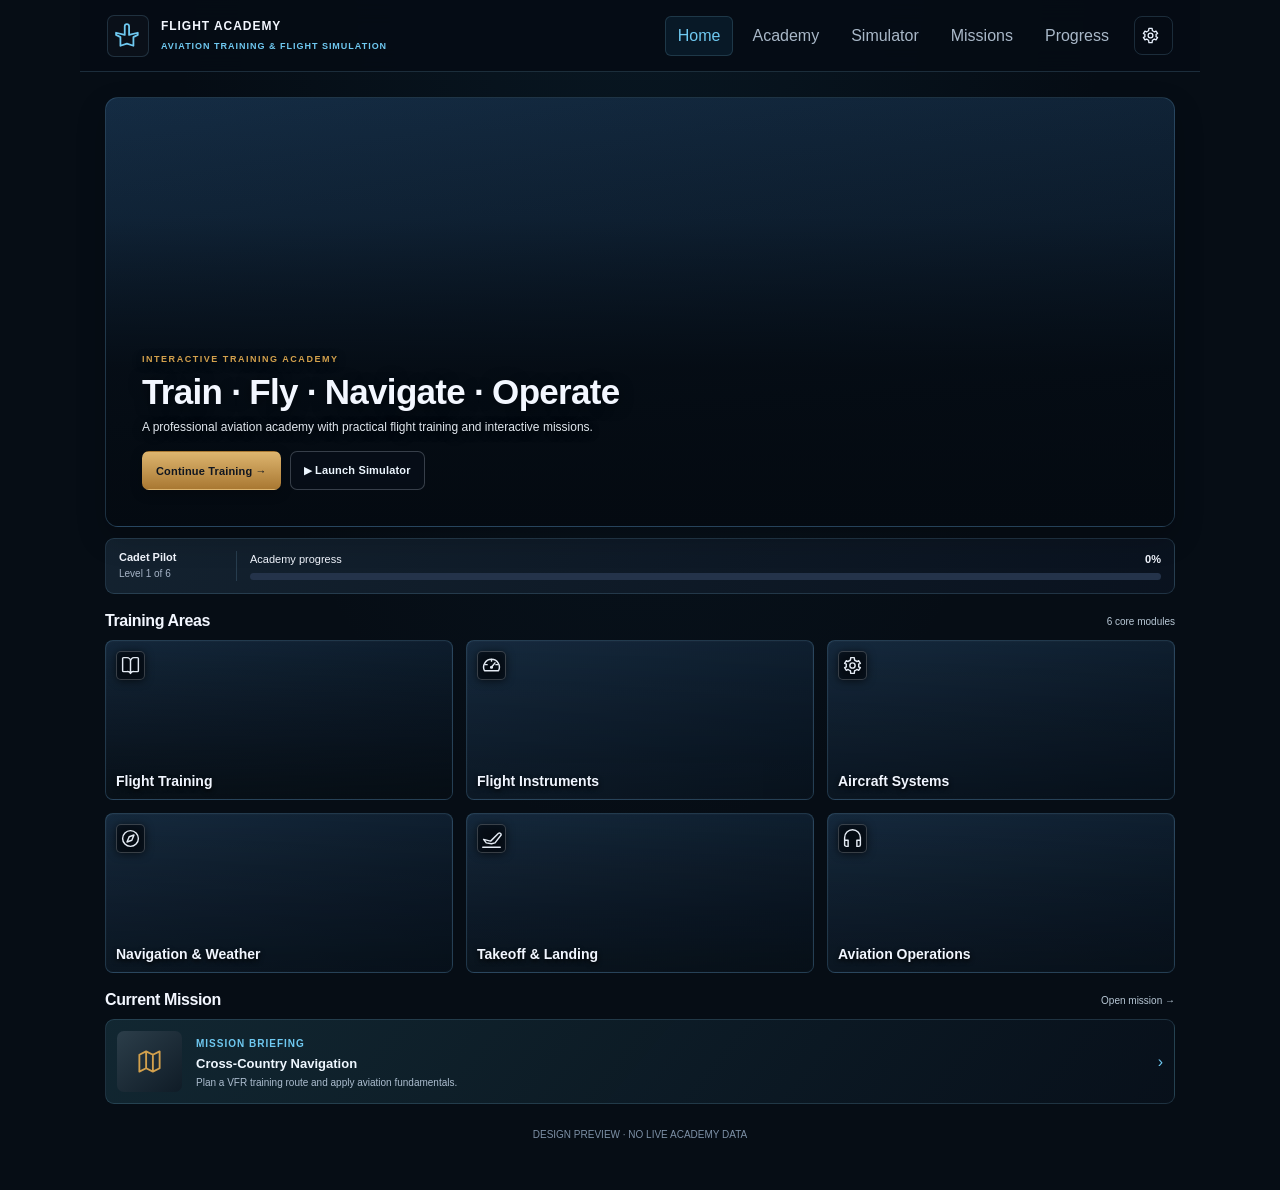
<file: flight/index.html>
<!doctype html>
<html lang="en"><head>
<meta charset="utf-8"><meta name="viewport" content="width=device-width,initial-scale=1,viewport-fit=cover">
<meta name="theme-color" content="#07182b">
<meta name="description" content="Flight Academy Simulator mobile-first interactive training and simulator design preview.">
<meta name="apple-mobile-web-app-capable" content="yes">
<meta name="apple-mobile-web-app-status-bar-style" content="black-translucent">
<title>Flight Academy | 3D Flight Training V7</title>
<link rel="stylesheet" href="../shared/style.css?v=4">
<link rel="stylesheet" href="../shared/learning.css?v=3">
<link rel="stylesheet" href="../shared/applied-batch4.css?v=1">
<link rel="stylesheet" href="../shared/textbook-reader-v1.css?v=3">
<link rel="stylesheet" href="../shared/questions-tab-v1.css?v=1">
<link rel="stylesheet" href="./simulator-flight-v7.css">
<script src="../shared/app.js?v=5" defer></script>
<script src="../shared/deep-chapters.js?v=1" defer></script>
<script src="../shared/learning.js?v=5" defer></script>
<script src="../shared/course-units-v3.js?v=2" defer></script>
<script src="../shared/course-ui-v3.js?v=3" defer></script>
<script src="../shared/applied-batch4-data.js?v=2" defer></script>
<script src="../shared/applied-batch4-ui.js?v=1" defer></script>
<script src="../shared/textbook-units-v1.js?v=22" defer></script>
<script src="../shared/textbook-reader-v1.js?v=4" defer></script>
<script src="https://cdn.babylonjs.com/babylon.js" defer></script>
<script src="./simulator-flight-v7.js" defer></script>
<script src="./scene3d-flight-v7.js" defer></script>
<script src="../shared/questions-tab-v1.js?v=2" defer></script>
</head><body data-academy="flight"><div id="app"></div><noscript>JavaScript is required to view this interactive design preview.</noscript></body></html>
</file>
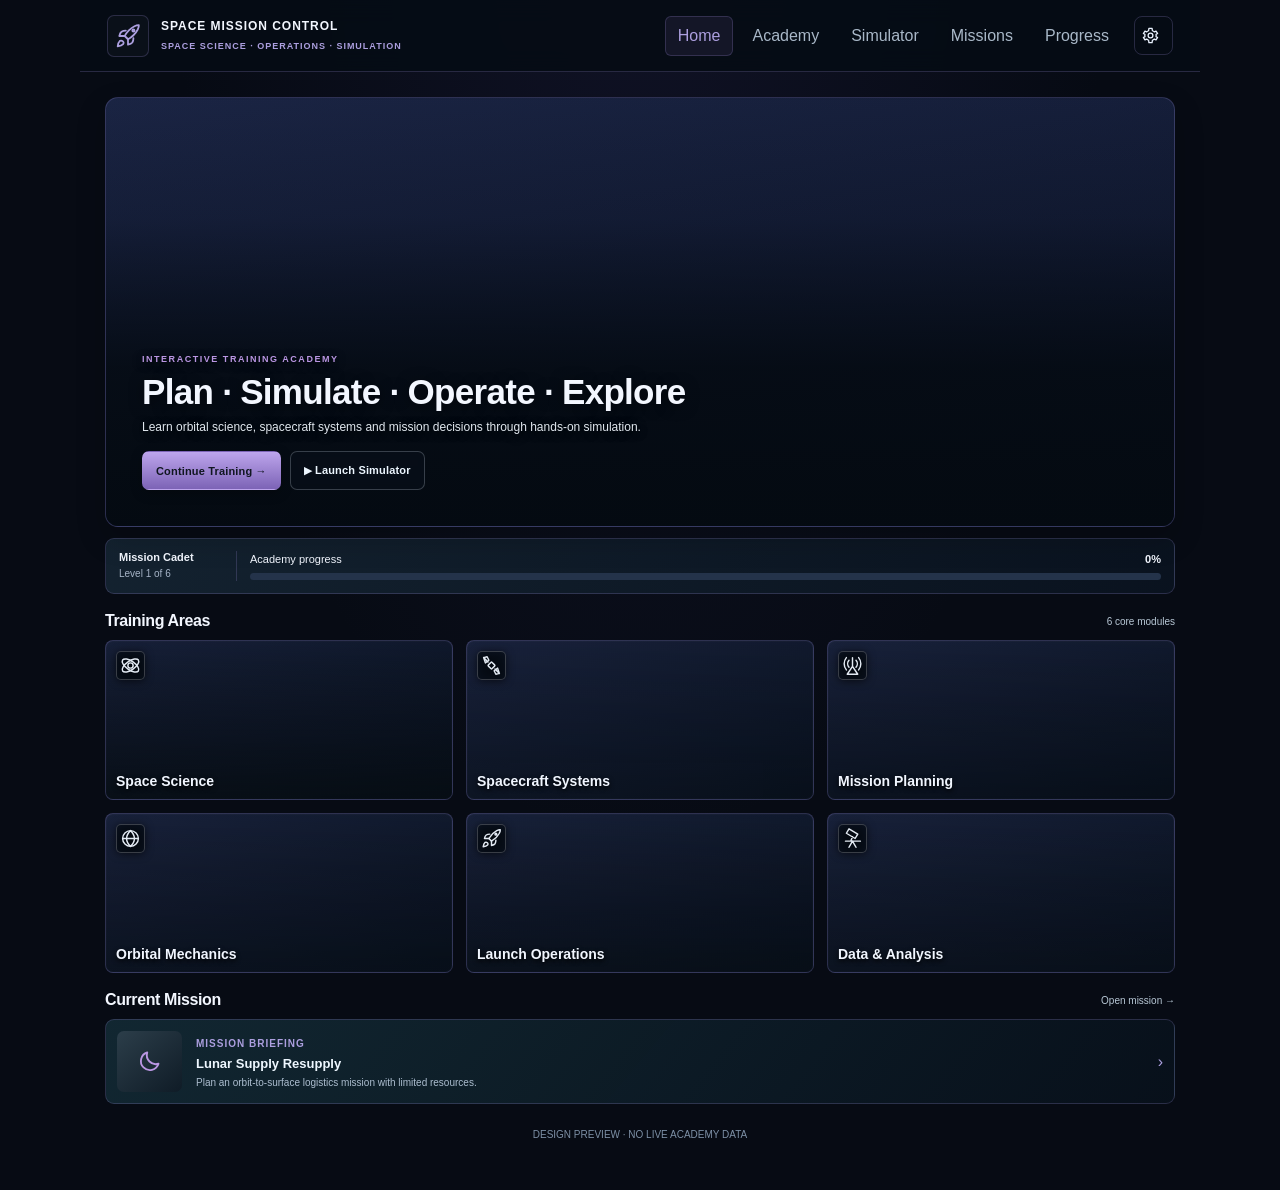
<file: space/index.html>
<!doctype html>
<html lang="en"><head>
<meta charset="utf-8"><meta name="viewport" content="width=device-width,initial-scale=1,viewport-fit=cover">
<meta name="theme-color" content="#100f2a">
<meta name="description" content="Space Mission Control Academy mobile-first interactive training and simulator design preview.">
<meta name="apple-mobile-web-app-capable" content="yes">
<meta name="apple-mobile-web-app-status-bar-style" content="black-translucent">
<title>Space Mission Control Academy | Design Preview</title>
<link rel="stylesheet" href="../shared/style.css?v=4">
<link rel="stylesheet" href="../shared/learning.css?v=3">
<link rel="stylesheet" href="../shared/applied-batch4.css?v=1">
<link rel="stylesheet" href="../shared/textbook-reader-v1.css?v=3">
<link rel="stylesheet" href="../shared/questions-tab-v1.css?v=1">
<script src="../shared/app.js?v=5" defer></script>
<script src="../shared/deep-chapters.js?v=1" defer></script>
<script src="../shared/learning.js?v=5" defer></script>
<script src="../shared/course-units-v3.js?v=2" defer></script>
<script src="../shared/course-ui-v3.js?v=3" defer></script>
<script src="../shared/applied-batch4-data.js?v=2" defer></script>
<script src="../shared/applied-batch4-ui.js?v=1" defer></script>
<script src="../shared/textbook-units-v1.js?v=22" defer></script>
<script src="../shared/textbook-reader-v1.js?v=4" defer></script>
<script src="../shared/questions-tab-v1.js?v=2" defer></script>
</head><body data-academy="space"><div id="app"></div><noscript>JavaScript is required to view this interactive design preview.</noscript></body></html>
</file>
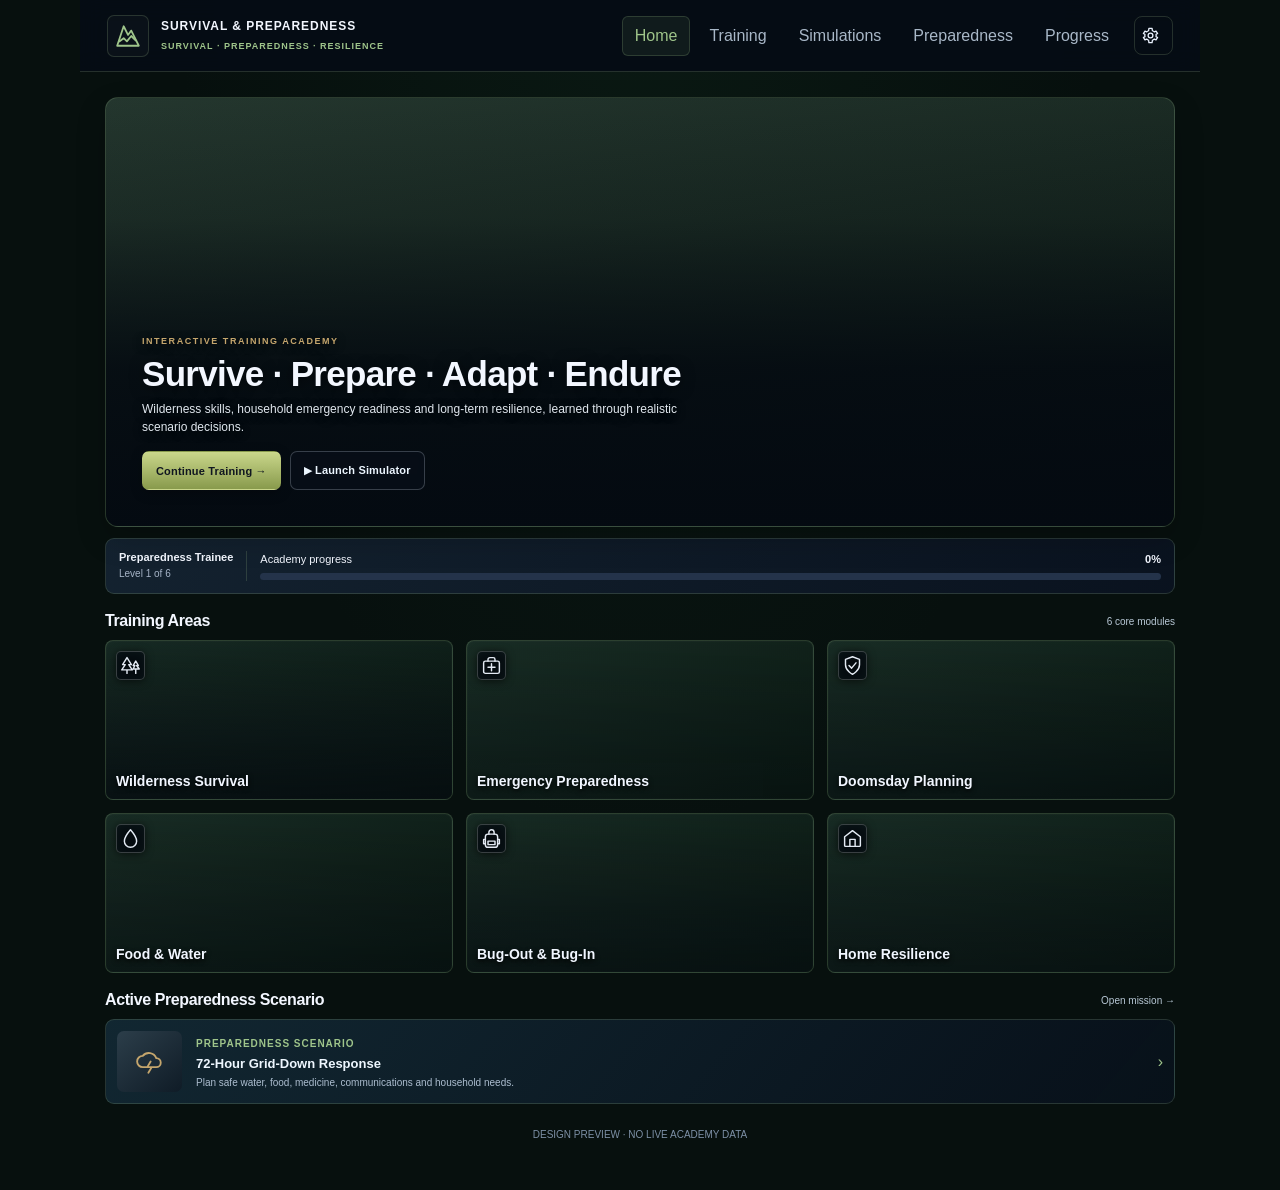
<file: survival/index.html>
<!doctype html>
<html lang="en"><head>
<meta charset="utf-8"><meta name="viewport" content="width=device-width,initial-scale=1,viewport-fit=cover">
<meta name="theme-color" content="#0b2016">
<meta name="description" content="Survival & Preparedness Academy mobile-first interactive training and simulator design preview.">
<meta name="apple-mobile-web-app-capable" content="yes">
<meta name="apple-mobile-web-app-status-bar-style" content="black-translucent">
<title>Survival & Preparedness Academy | Design Preview</title>
<link rel="stylesheet" href="../shared/style.css?v=4">
<link rel="stylesheet" href="../shared/learning.css?v=3">
<link rel="stylesheet" href="../shared/applied-batch4.css?v=1">
<link rel="stylesheet" href="../shared/textbook-reader-v1.css?v=3">
<link rel="stylesheet" href="../shared/questions-tab-v1.css?v=1">
<link rel="stylesheet" href="./specialization.css?v=1">
<link rel="stylesheet" href="./planning-worksheets-v1.css?v=1">
<script src="../shared/app.js?v=5" defer></script>
<script src="../shared/deep-chapters.js?v=1" defer></script>
<script src="../shared/learning.js?v=5" defer></script>
<script src="../shared/course-units-v3.js?v=2" defer></script>
<script src="../shared/course-ui-v3.js?v=3" defer></script>
<script src="../shared/applied-batch4-data.js?v=2" defer></script>
<script src="../shared/applied-batch4-ui.js?v=1" defer></script>
<script src="../shared/textbook-units-v1.js?v=24" defer></script>
<script src="../shared/textbook-reader-v1.js?v=4" defer></script>
<script src="./specialization-data.js?v=1" defer></script>
<script src="./specialization-ui.js?v=1" defer></script>
<script src="./applied-courses-v2.js?v=1" defer></script>
<script src="./applied-ui-v2.js?v=1" defer></script>
<script src="../shared/questions-tab-v1.js?v=2" defer></script>
<script src="./planning-worksheets-v1.js?v=1" defer></script>
</head><body data-academy="survival"><div id="app"></div><noscript>JavaScript is required to view this interactive design preview.</noscript></body></html>
</file>
<file: shared/style.css>
:root{color-scheme:dark;font-family:Inter,-apple-system,BlinkMacSystemFont,"Segoe UI",sans-serif;background:#07101b;color:#f3f7ff;font-synthesis:none}*{box-sizing:border-box}body{margin:0}button{font:inherit;cursor:pointer}button:focus-visible,a:focus-visible{outline:2px solid #fff;outline-offset:3px}a{color:inherit}.app{--accent:#39bdff;--glow:rgba(57,189,255,.23);--edge:rgba(80,178,255,.24);--hero:linear-gradient(145deg,#0c2d48,#0a1526 65%,#050b15);min-height:100dvh;background:radial-gradient(ellipse at 50% -20%,var(--glow),transparent 55%),#07101b;padding-bottom:94px}.app.survival{--accent:#a6ee67;--glow:rgba(118,197,65,.22);--edge:rgba(137,218,112,.23);--hero:linear-gradient(135deg,#18382b,#0d241b 63%,#07120f)}.app.space{--accent:#bd87ff;--glow:rgba(147,75,238,.24);--edge:rgba(186,133,255,.27);--hero:linear-gradient(140deg,#1e1943,#0e1837 66%,#080c1d)}.layout{max-width:1120px;margin:auto}.top{height:76px;padding:13px 17px;display:flex;align-items:center;gap:12px;border-bottom:1px solid var(--edge);background:rgba(2,9,18,.54);backdrop-filter:blur(12px)}.brandmark{width:45px;height:45px;display:grid;place-items:center;border:1px solid var(--edge);border-radius:15px;background:var(--glow);font-size:26px}.brand{flex:1;min-width:0}.brand b{display:block;font-size:14px;letter-spacing:.07em}.brand small{font-size:10px;color:var(--accent);font-weight:700;letter-spacing:.12em}.round{height:39px;width:39px;border-radius:13px;border:1px solid var(--edge);background:#102032;color:#eaf2ff}.body{padding:16px 15px 22px}.hero{position:relative;overflow:hidden;padding:24px 20px 20px;border:1px solid var(--edge);background:var(--hero);border-radius:22px;box-shadow:0 14px 40px rgba(0,0,0,.18)}.hero:after{content:"";position:absolute;width:210px;height:210px;right:-50px;top:-35px;border-radius:50%;border:1px solid var(--edge);box-shadow:0 0 0 27px rgba(255,255,255,.018),0 0 0 60px rgba(255,255,255,.018);pointer-events:none}.hero-visual{position:absolute;right:12px;top:18px;font-size:90px;filter:drop-shadow(0 12px 26px var(--glow));opacity:.85}.eyebrow{text-transform:uppercase;letter-spacing:.16em;color:var(--accent);font-size:10px;font-weight:800}.hero h1{font-size:clamp(25px,5.8vw,37px);line-height:1.09;max-width:300px;margin:12px 0}.hero p{line-height:1.55;color:#c3d0e0;font-size:13px;max-width:330px;margin:0 0 18px}.hero .actions{display:flex;gap:9px;flex-wrap:wrap;position:relative;z-index:1}.btn{border-radius:11px;border:1px solid var(--edge);padding:11px 14px;color:#ecf6ff;background:#182438;font-size:12px;font-weight:750}.btn.primary{color:#07101b;background:var(--accent);border-color:transparent;box-shadow:0 5px 25px var(--glow)}.progress-card{margin:13px 0 21px;border:1px solid var(--edge);border-radius:15px;background:#0f1b2c;padding:13px 14px;display:flex;align-items:center;gap:13px}.rank{padding-right:13px;border-right:1px solid var(--edge);min-width:118px}.rank strong{font-size:12px;display:block}.rank small{font-size:10px;color:#a6b4c7}.meterbox{flex:1;min-width:0}.meterbox .line{display:flex;align-items:center;justify-content:space-between;font-size:11px;margin-bottom:8px}.meter{height:7px;background:#24334a;border-radius:20px;overflow:hidden}.meter i{display:block;width:var(--pct);height:100%;background:linear-gradient(90deg,var(--accent),#e1f2ff);border-radius:20px}.section-heading{display:flex;align-items:center;justify-content:space-between;gap:10px;margin:20px 0 11px}.section-heading h2{font-size:16px;margin:0}.section-heading span{font-size:11px;color:var(--accent)}.tiles{display:grid;grid-template-columns:repeat(3,minmax(0,1fr));gap:9px}.tile{display:flex;min-height:119px;flex-direction:column;align-items:flex-start;justify-content:space-between;gap:8px;text-align:left;border:1px solid var(--edge);background:linear-gradient(160deg,#16263b,#0b1727);border-radius:15px;padding:12px;color:#f1f6ff}.tile .emoji{font-size:26px}.tile b{font-size:11px;line-height:1.3}.tile small{font-size:10px;color:#97a9bb}.feature{display:flex;gap:14px;width:100%;text-align:left;border-radius:15px;background:linear-gradient(135deg,var(--glow),rgba(13,25,42,.95));border:1px solid var(--edge);padding:15px;color:#eef7ff;align-items:center}.feature .big{width:64px;min-width:64px;height:66px;display:grid;place-items:center;border-radius:12px;background:#07101b;font-size:32px}.feature small{color:var(--accent);font-weight:800;font-size:10px;text-transform:uppercase;letter-spacing:.1em}.feature b{display:block;margin:5px 0;font-size:14px}.feature p{font-size:11px;line-height:1.4;color:#adbed0;margin:0}.feature .arrow{margin-left:auto;color:var(--accent)}.nav{position:fixed;left:0;right:0;bottom:0;z-index:20;background:rgba(6,14,25,.96);border-top:1px solid var(--edge);backdrop-filter:blur(18px);padding:8px max(8px,env(safe-area-inset-right)) max(10px,env(safe-area-inset-bottom));display:flex;justify-content:center}.nav-inner{display:grid;grid-template-columns:repeat(5,1fr);width:100%;max-width:640px;gap:3px}.nav button{border:0;color:#9dacbf;background:none;border-radius:11px;padding:8px 2px;display:flex;flex-direction:column;align-items:center;gap:5px;font-size:10px}.nav button .ico{font-size:20px}.nav button.active{background:var(--glow);color:var(--accent);font-weight:800}.page{display:none}.page.active{display:block}.page-title{margin:6px 0 8px;font-size:25px;letter-spacing:-.035em}.sub{margin:0 0 20px;color:#a6b7ca;font-size:13px;line-height:1.6}.list{display:grid;gap:10px}.lesson{display:flex;align-items:center;gap:12px;width:100%;padding:13px;border-radius:13px;border:1px solid var(--edge);background:#101e30;text-align:left;color:#edf4ff}.lesson .badge-icon{font-size:25px;width:48px;height:48px;display:grid;place-items:center;border-radius:12px;background:var(--glow)}.lesson strong{font-size:13px}.lesson p{color:#a8b5c8;font-size:11px;margin:5px 0 0}.lesson .right{margin-left:auto;color:var(--accent)}.sim-stage{border:1px solid var(--edge);padding:19px;background:var(--hero);border-radius:18px;min-height:270px;position:relative;overflow:hidden}.sim-art{font-size:88px;text-align:center;margin:10px 0 0;filter:drop-shadow(0 8px 24px var(--glow))}.sim-readouts{display:grid;grid-template-columns:repeat(3,1fr);gap:7px;margin-top:14px}.readout{border:1px solid var(--edge);background:#0c1728;padding:10px 5px;text-align:center;border-radius:10px}.readout small{display:block;color:#a2b2c5;font-size:9px;margin-bottom:4px}.readout b{font-size:12px;color:var(--accent)}.control-panel{border:1px solid var(--edge);border-radius:15px;margin-top:12px;padding:14px;background:#0f1b2d}.control-panel p{font-size:13px;color:#bfd0df;line-height:1.6}.choices{display:grid;gap:8px}.choice{width:100%;border:1px solid var(--edge);background:#18263a;color:#eaf3ff;text-align:left;padding:13px;border-radius:11px;font-size:12px}.choice.selected{border-color:var(--accent);background:var(--glow)}.result{font-size:12px;line-height:1.5;border-left:3px solid var(--accent);padding:10px 12px;background:var(--glow);margin-top:12px;border-radius:4px}.note{color:#a6b7c8;font-size:11px;line-height:1.5}.stats{display:grid;grid-template-columns:1fr 1fr;gap:10px}.stat{background:#122137;border:1px solid var(--edge);padding:19px;border-radius:14px}.stat b{font-size:23px;color:var(--accent)}.stat p{font-size:11px;color:#acbbcb}.footer{text-align:center;margin:25px 0;color:#7d90a6;font-size:10px}.desktop-topnav{display:none}@media(min-width:700px){.top{padding:14px 27px}.body{padding:25px}.hero{padding:40px}.hero-visual{font-size:145px;right:50px;top:32px}.hero h1{max-width:550px}.hero p{max-width:530px;font-size:15px}.tiles{grid-template-columns:repeat(3,1fr);gap:13px}.tile{min-height:145px}.tile b{font-size:14px}.feature p{font-size:13px}.desktop-topnav{display:flex;gap:6px}.desktop-topnav button{border:1px solid transparent;background:transparent;padding:10px 12px;border-radius:10px;color:#a9b8c8}.desktop-topnav button.active{border-color:var(--edge);color:var(--accent);background:var(--glow)}.nav{display:none}.app{padding-bottom:0}.home-grid{display:grid;grid-template-columns:1fr 1fr;gap:17px}.home-grid>.section-heading{grid-column:1/-1;margin-bottom:0}.home-grid .tiles{grid-column:1/-1}.sim-stage{min-height:400px}.sim-art{font-size:135px}}@media(prefers-reduced-motion:no-preference){button{transition:background .18s,border-color .18s,transform .18s}button:active{transform:scale(.985)}}

/* Professional realism design pass — dark technical training surfaces. */
:root{font-family:-apple-system,BlinkMacSystemFont,"Segoe UI",Inter,Arial,sans-serif}
.app{--photo:url("https://images.unsplash.com/photo-1436491865332-7a61a109cc05?w=1400&q=82&fit=crop");--photo2:url("https://images.unsplash.com/photo-1473448912268-2022ce9509d8?w=850&q=78&fit=crop");--gold:#d3a14d;--accent:#6fc9f1;--glow:rgba(33,115,164,.13);--edge:rgba(112,166,197,.22);background:radial-gradient(ellipse at 50% -10%,rgba(22,68,93,.2),transparent 52%),#060d15}
.app.survival{--photo:url("https://images.unsplash.com/photo-1478131143081-80f7f84ca84d?w=1400&q=82&fit=crop");--photo2:url("https://images.unsplash.com/photo-1448375240586-882707db888b?w=850&q=78&fit=crop");--accent:#9fc58b;--gold:#c5a66d;--glow:rgba(80,118,77,.15);--edge:rgba(130,160,119,.25);background:radial-gradient(ellipse at 50% -10%,rgba(31,79,50,.16),transparent 52%),#07100e}
.app.space{--photo:url("https://images.unsplash.com/photo-1446776811953-b23d57bd21aa?w=1400&q=82&fit=crop");--photo2:url("https://images.unsplash.com/photo-1451187580459-43490279c0fa?w=850&q=78&fit=crop");--accent:#ac9fdf;--gold:#ba96e3;--glow:rgba(98,76,137,.16);--edge:rgba(138,127,197,.26);background:radial-gradient(ellipse at 50% -10%,rgba(48,43,97,.24),transparent 52%),#070b14}
.top{background:rgba(6,12,21,.93);border-bottom:1px solid var(--edge);height:72px}
.brandmark{border-radius:7px;width:42px;height:42px;background:rgba(255,255,255,.025);color:var(--accent);box-shadow:none}
.brandmark svg{height:26px;width:26px}
.brand b{font-size:12px;letter-spacing:.08em;font-weight:850;line-height:1.35}
.brand small{font-size:9px;letter-spacing:.11em}
.round{border-radius:8px;background:transparent}
.round svg{height:19px;width:19px}
.hero{border-radius:13px;min-height:370px;padding:0 17px 18px;display:flex;flex-direction:column;justify-content:flex-end;isolation:isolate;background:#111b29;box-shadow:0 12px 30px rgba(0,0,0,.2)}
.hero:before{content:"";z-index:-1;position:absolute;inset:0;background-image:linear-gradient(180deg,rgba(4,10,17,.04) 0%,rgba(4,10,17,.15) 30%,rgba(4,10,17,.87) 65%,rgba(4,10,17,.98) 100%),var(--photo);background-size:cover;background-position:center}
.hero:after{display:none}
.hero .eyebrow{font-size:9px;letter-spacing:.17em;color:var(--gold);text-shadow:0 2px 10px #000}
.hero h1{max-width:100%;font-size:clamp(23px,5.7vw,35px);letter-spacing:-.02em;line-height:1.12;margin:8px 0 7px;text-shadow:0 2px 14px rgba(0,0,0,.5)}
.hero p{font-size:12px;line-height:1.5;color:#e0e7ee;max-width:440px;margin:0 0 15px;text-shadow:0 2px 10px #000}
.btn{border-radius:7px;padding:12px 13px;letter-spacing:.015em;font-size:11px;border-color:rgba(200,213,227,.25);background:rgba(8,15,25,.78);backdrop-filter:blur(4px)}
.btn.primary{background:linear-gradient(180deg,#ddb56f,#a97832);color:#101620;box-shadow:0 3px 12px rgba(0,0,0,.25);font-weight:850}
.space .btn.primary{background:linear-gradient(180deg,#bda5ec,#7c63b6)}
.survival .btn.primary{background:linear-gradient(180deg,#cad78b,#889a4c)}
.progress-card{border-radius:9px;padding:12px 13px;background:linear-gradient(120deg,rgba(20,35,49,.97),rgba(10,19,32,.96));margin:11px 0 18px}
.rank strong{font-size:11px}.rank small{font-size:10px}
.section-heading{margin:18px 0 10px}.section-heading h2{font-size:16px;letter-spacing:-.025em}.section-heading span{font-size:10px;color:#b8c8d6}
.tile{position:relative;overflow:hidden;isolation:isolate;min-height:126px;border-radius:8px;padding:10px 10px 9px;justify-content:space-between;background:linear-gradient(180deg,#122335,#0b1826);box-shadow:inset 0 0 0 1px rgba(255,255,255,.02)}
.tile:before{content:"";position:absolute;inset:0;z-index:-1;background-image:linear-gradient(180deg,rgba(6,16,26,.20),rgba(6,16,26,.85)),var(--photo2);background-size:cover;background-position:center;opacity:.65}
.tile:nth-child(2):before{background-position:15% 40%;opacity:.46}.tile:nth-child(3):before{background-position:85% 40%;opacity:.59}.tile:nth-child(4):before{background-position:40% 80%;opacity:.57}.tile:nth-child(5):before{background-position:75% 70%;opacity:.7}.tile:nth-child(6):before{background-position:5% 90%;opacity:.6}
.tile .emoji{height:25px;width:25px;color:#d7e1e8;display:block;filter:drop-shadow(0 1px 4px #000)}
.tile .emoji svg{height:24px;width:24px}
.tile b{font-size:11px;line-height:1.23;text-shadow:0 2px 5px #000}
.tile:hover{border-color:var(--accent)}
.feature{border-radius:9px;background:linear-gradient(130deg,rgba(18,40,51,.97),rgba(8,17,27,.94));padding:11px}
.feature .big{border-radius:7px;background:linear-gradient(140deg,rgba(45,63,75,.95),rgba(15,27,38,.94));height:61px;width:65px;min-width:65px;color:var(--gold)}
.feature .big svg{height:27px;width:27px}
.feature b{font-size:13px}.feature p{font-size:10px}
.nav{background:rgba(4,11,18,.98);border-top:1px solid rgba(130,153,169,.22);padding-top:7px}
.nav button{border-radius:7px;font-size:10px;padding:8px 2px}
.nav button .ico{height:22px;width:22px;display:grid;place-items:center}
.nav button .ico svg{height:19px;width:19px}
.nav button.active{background:linear-gradient(160deg,rgba(126,153,172,.14),rgba(18,30,43,.9));color:#f7f3e8;border:1px solid var(--edge)}
.page-title{letter-spacing:-.035em}
.lesson{border-radius:8px;background:linear-gradient(120deg,#122233,#0c1826)}
.lesson .badge-icon{border-radius:7px;background:rgba(255,255,255,.04);color:var(--accent)}
.lesson .badge-icon svg{height:23px;width:23px}
.sim-stage{border-radius:9px;background:linear-gradient(180deg,rgba(10,20,33,.48),rgba(6,13,23,.94)),var(--photo);background-size:cover;background-position:center}
.sim-art{height:140px;width:140px;margin:20px auto 15px;color:var(--accent);display:grid;place-items:center;background:rgba(6,14,24,.56);border:1px solid var(--edge);border-radius:50%;backdrop-filter:blur(4px)}
.sim-art svg{width:80px;height:80px}
.readout{border-radius:5px;background:rgba(8,18,28,.88)}
.readout b{font-variant-numeric:tabular-nums;font-family:ui-monospace,SFMono-Regular,Consolas,monospace}
.control-panel,.stat{border-radius:9px;background:#101c2a}
.choice{border-radius:6px}
@media(min-width:700px){.hero{min-height:430px;padding:36px}.hero h1{max-width:650px}.hero p{max-width:570px}.tiles{grid-template-columns:repeat(3,1fr)}.tile{min-height:160px}.tile b{font-size:14px}.sim-art{margin:60px auto}.desktop-topnav button.active{border-radius:6px}}


/* iPhone safe-area and image reliability refinements. */
@media(max-width:699px){
.app{padding-top:max(48px,env(safe-area-inset-top));}
.top{height:70px;padding-inline:15px;}
.hero{min-height:350px;}
.nav{padding-bottom:max(12px,env(safe-area-inset-bottom));}
}
.hero:before{background-image:linear-gradient(180deg,rgba(4,10,17,.03) 0%,rgba(4,10,17,.15) 28%,rgba(4,10,17,.85) 63%,rgba(4,10,17,.99) 100%),var(--hero-photo,var(--photo));}
.tile:before{background-image:linear-gradient(180deg,rgba(5,12,20,.16),rgba(5,12,20,.87)),var(--tile-photo,var(--photo2));opacity:.91;filter:saturate(.78);}
.sim-stage{background-image:linear-gradient(180deg,rgba(9,16,25,.40),rgba(5,12,21,.94)),var(--sim-photo,var(--photo));}
.tile .emoji{display:grid;place-items:center;width:29px;height:29px;background:rgba(4,11,20,.58);border:1px solid rgba(255,255,255,.20);border-radius:5px;color:#e3eaf3;z-index:1}
.tile .emoji svg{display:block;width:21px;height:21px;stroke:currentColor;fill:none;}
.brandmark svg,.round svg,.nav svg,.feature svg,.badge-icon svg,.sim-art svg{display:block;stroke:currentColor;fill:none;}
.nav .ico{display:grid;place-items:center;min-width:22px;min-height:22px;}
.nav .ico svg{min-width:19px;min-height:19px;}
.app.flight .hero{background:linear-gradient(170deg,#152d45,#06101b);}
.app.flight .tile{background:linear-gradient(155deg,#182d42,#091624);}
.app.survival .hero{background:linear-gradient(170deg,#25382f,#07120e);}
.app.survival .tile{background:linear-gradient(155deg,#1b3027,#0a1911);}
.app.space .hero{background:linear-gradient(170deg,#1b2545,#0a1124);}
.app.space .tile{background:linear-gradient(155deg,#1b243f,#0a1322);}
</file>
<file: shared/learning.css>
/* Shared course reader: mobile-first, academy branded */
.curriculum-summary{border:1px solid var(--edge);background:#122033;border-radius:9px;padding:15px;margin:12px 0 16px}
.curriculum-summary strong{font-size:12px;color:#e8f2f7}
.curriculum-progress{height:6px;background:#26384a;border-radius:4px;overflow:hidden;margin-top:10px}
.curriculum-progress i{display:block;background:var(--accent);height:100%;width:0;transition:width .25s}
.curriculum-list{display:grid;gap:10px}
.curriculum-module{width:100%;display:flex;align-items:center;text-align:left;gap:13px;padding:14px 12px;min-height:78px;background:linear-gradient(125deg,#17283a,#0b1928);border:1px solid var(--edge);border-radius:9px;color:#edf3f7}
.curriculum-module.complete{border-color:var(--accent)}
.curriculum-order{width:34px;height:34px;flex:0 0 34px;display:grid;place-items:center;font:800 12px ui-monospace,monospace;color:var(--accent);border:1px solid var(--edge);border-radius:7px;background:var(--glow)}
.curriculum-module-text{flex:1;min-width:0}
.curriculum-module-text strong{display:block;font-size:13px;line-height:1.4}
.curriculum-module-text small{display:block;font-size:10px;color:#a6b6c6;margin-top:4px}
.curriculum-state{flex-shrink:0;font-size:10px;color:var(--accent)}
.curriculum-reader{max-width:780px;margin:0 auto;background:linear-gradient(160deg,#111f2f,#091420);border:1px solid var(--edge);padding:18px;border-radius:11px}
.curriculum-reader[hidden],.curriculum-list[hidden],.curriculum-feedback[hidden]{display:none!important}
.curriculum-back{border:1px solid var(--edge);background:#14283a;color:#e4eff7;padding:9px 12px;border-radius:5px;font-size:11px;margin-bottom:15px}
.curriculum-reader h2{font-size:25px;line-height:1.22;letter-spacing:-.035em;margin:10px 0 20px}
.curriculum-reader h3{font-size:15px;margin:24px 0 8px;color:#f1f4f8}
.curriculum-reader p{line-height:1.75;font-size:14px;color:#cbd8e2;margin:0 0 13px}
.curriculum-options{display:grid;gap:8px;margin-top:12px}
.curriculum-option{width:100%;padding:13px;text-align:left;border:1px solid var(--edge);border-radius:7px;background:#152537;color:#e7f0f6;font-size:12px;line-height:1.5}
.curriculum-option.selected{border-color:var(--accent);background:var(--glow)}
.curriculum-feedback{border-left:3px solid var(--accent);background:var(--glow);padding:12px;font-size:12px;line-height:1.6;margin-top:13px}
.curriculum-done{display:block;width:100%;padding:13px;margin-top:15px;border:0;border-radius:7px;font-size:13px;font-weight:800;color:#07141e;background:var(--accent)}
.curriculum-done:disabled{opacity:.5;cursor:not-allowed}
.curriculum-reader .curriculum-note{font-size:10px;line-height:1.55;color:#91a5b5;margin-top:13px}
.learning-register{padding:16px;margin-top:20px;background:#102032;border:1px solid var(--edge);border-radius:9px}
.learning-register h2{font-size:17px;margin:0 0 9px}
.learning-register p{color:#b6c7d4;font-size:12px;line-height:1.5}
.learning-progress-row{padding:9px 0;border-top:1px solid var(--edge);font-size:12px;color:#d7e3ed}
.survival .curriculum-module,.survival .curriculum-reader,.survival .learning-register{background:linear-gradient(135deg,#172b23,#0c1917)}
.space .curriculum-module,.space .curriculum-reader,.space .learning-register{background:linear-gradient(135deg,#1b2340,#0d1423)}
@media(min-width:760px){.curriculum-list{grid-template-columns:1fr 1fr}.curriculum-reader{padding:30px}.curriculum-reader p{font-size:15px}}


/* Deep chapter, workbook and mastery assessment */
.curriculum-deep-title{margin:29px 0 14px!important;padding-top:20px;border-top:1px solid var(--edge);color:var(--accent);font-size:21px!important}
.curriculum-rubric{margin:0 0 17px;padding-left:22px;color:#ccd9e4;font-size:13px;line-height:1.7}
.curriculum-rubric li{padding:2px 0}
.curriculum-draft{display:block;width:100%;resize:vertical;min-height:145px;margin:14px 0;border:1px solid var(--edge);border-radius:8px;padding:13px;background:#0b1828;color:#eaf4fa;font:13px/1.6 inherit;box-sizing:border-box}
.curriculum-draft:focus-visible{outline:2px solid var(--accent);outline-offset:2px}
.curriculum-reader .curriculum-deep-title+h3{margin-top:19px}


/* V3 multi-lesson unit presentation & module examinations */
.curriculum-course-v3{border-top:1px solid var(--edge);margin-top:25px;padding-top:10px}
.curriculum-sublesson{padding:15px;margin:15px 0;background:rgba(13,29,43,.65);border:1px solid var(--edge);border-radius:9px}
.curriculum-sublesson h3{margin:8px 0 11px;font-size:18px}
.curriculum-sublesson h4{font-size:12px;margin:17px 0 8px;color:var(--accent)}
.curriculum-exam{border:1px solid var(--edge);border-radius:9px;padding:14px;background:rgba(8,20,33,.75);margin:18px 0}
.curriculum-exam h3{margin-top:0}
.curriculum-exam-status{font-weight:700;color:var(--accent)!important}
.curriculum-exam-question{border:1px solid var(--edge);border-radius:8px;padding:11px;margin:14px 0;min-width:0}
.curriculum-exam-question legend{color:#e8f2f9;font-size:12px;font-weight:700;line-height:1.5;padding:0 5px}
.curriculum-exam-answer{display:flex;align-items:start;gap:9px;padding:9px 5px;color:#d8e6ed;font-size:12px;line-height:1.5;cursor:pointer}
.curriculum-exam-answer input{margin-top:3px;accent-color:var(--accent);flex-shrink:0}
.curriculum-exam .curriculum-done{margin-top:12px}
</file>
<file: shared/applied-batch4.css>
/* Batch 4: advanced applied course chapters */
.academy-applied-batch4{border-top:1px solid var(--edge);padding-top:16px;margin-top:30px}
.academy-applied-batch4>p{font-size:13px;line-height:1.7;color:#c7d6e0}
.academy-applied-batch4 .curriculum-sublesson{padding:13px;border-radius:9px}
.academy-applied-batch4 summary{cursor:pointer;padding:10px 2px;font-size:15px;font-weight:750;line-height:1.4;color:#edf3f8}
.academy-applied-batch4 .curriculum-sublesson[open] summary{border-bottom:1px solid var(--edge);margin-bottom:9px}
.academy-applied-batch4 .curriculum-draft{font-size:13px;line-height:1.65;min-height:150px}
</file>
<file: shared/textbook-reader-v1.css>
/* Reading-first textbook units */
.academy-textbook-v1{border-top:2px solid var(--edge);padding-top:18px;margin-top:32px}
.academy-textbook-v1 .curriculum-textbook-intro{font-size:12px;color:#a8bdca;line-height:1.65}
.curriculum-textbook-section{margin:22px 0;padding-bottom:12px;border-bottom:1px solid var(--edge)}
.curriculum-textbook-section h3{font-size:18px;line-height:1.35;margin:0 0 14px}
.curriculum-textbook-section p{font-size:14px;line-height:1.85;margin:0 0 15px}
.curriculum-textbook-optional{border:1px solid var(--edge);border-radius:8px;background:rgba(18,37,55,.48);padding:12px;margin:14px 0}
.curriculum-textbook-optional summary{cursor:pointer;font-size:13px;font-weight:750;line-height:1.5}
.curriculum-textbook-optional[open] summary{margin-bottom:12px}
.curriculum-textbook-optional p{font-size:13px;line-height:1.75}
@media(min-width:750px){.curriculum-textbook-section p{font-size:15px;line-height:1.9}}

/* Connected chapter pathways and prose openings */
.academy-textbook-pathway{display:flex;flex-wrap:wrap;align-items:center;gap:8px 12px;margin:24px 0 8px;padding:14px 15px;border:1px solid var(--edge);border-radius:10px}
.academy-textbook-pathway strong{font-size:13px;font-weight:750;width:100%;letter-spacing:.02em}
.academy-textbook-level-link{display:inline-flex;align-items:center;padding:6px 11px;border:1px solid var(--edge);border-radius:7px;color:var(--accent);text-decoration:none;font-size:12px;font-weight:700}
.academy-textbook-level-link:focus-visible{outline:2px solid var(--accent);outline-offset:2px}
.academy-textbook-v1{scroll-margin-top:24px}
.academy-textbook-opening{margin:18px 0 24px;padding:18px 18px 7px;border-left:3px solid var(--accent);background:rgba(18,37,55,.22)}
.academy-textbook-synthesis{margin:20px 0 22px;padding:17px 18px;border:1px solid var(--edge);border-radius:10px}
.academy-textbook-opening h3,.academy-textbook-synthesis h3{font-size:17px;line-height:1.35;margin:0 0 12px}
.academy-textbook-opening p,.academy-textbook-synthesis p{font-size:14px;line-height:1.85;margin:0 0 13px}
@media(min-width:750px){.academy-textbook-opening p,.academy-textbook-synthesis p{font-size:15px;line-height:1.9}}

/* Source links stay with reading content, not with assessments */
.academy-textbook-references{margin:19px 0 25px;padding:14px 17px;border:1px solid var(--edge);border-radius:10px}
.academy-textbook-references h3{font-size:14px;margin:0 0 9px}
.academy-textbook-references ul{margin:0;padding-left:20px}
.academy-textbook-references li{margin:7px 0;font-size:13px;line-height:1.65}
.academy-textbook-references a{color:var(--accent);text-decoration:underline;text-underline-offset:3px}
</file>
<file: shared/questions-tab-v1.css>
/* Small reading / questions tabs shared by the three academies */
.academy-lesson-tabs{display:flex;align-items:center;gap:5px;width:max-content;max-width:100%;margin:15px 0 22px;padding:4px;border:1px solid var(--edge);border-radius:10px;background:rgba(16,31,45,.7)}
.academy-lesson-tab{appearance:none;border:0;background:transparent;color:#c1cdd9;padding:9px 17px;border-radius:7px;font:700 13px/1.3 inherit;cursor:pointer}
.academy-lesson-tab.active{background:var(--accent);color:#0b1622}
.academy-lesson-tab:focus-visible{outline:2px solid var(--accent);outline-offset:2px}
.academy-question-bank{padding-top:1px}
.academy-question-bank>h2{font-size:21px;margin:13px 0 6px}
.academy-questions-note{font-size:13px;line-height:1.65;color:#b7c6d2}
.academy-questions-item{margin:15px 0;padding:15px 13px;border:1px solid var(--edge);border-radius:10px;background:rgba(10,27,42,.48)}
.academy-questions-item>h3{font-size:15px;line-height:1.45;margin:0 0 12px;color:var(--accent)}
.academy-questions-item .curriculum-exam{border:0;background:transparent;padding:0;margin:0}
.academy-questions-item .curriculum-draft{width:100%;min-width:0}
@media(max-width:480px){.academy-lesson-tab{padding:9px 14px}.academy-questions-item{padding:12px 10px}}
</file>
<file: flight/simulator-flight-v7.css>
/* Flight Academy cockpit simulator — iPhone-first technical interface */
.flight-simulator-page{color:#eaf2f7}.flight-simulator-page .flight-console{max-width:1040px;margin:0 auto}
.fs-topline{display:flex;align-items:start;justify-content:space-between;gap:9px;margin:2px 0 15px}
.fs-topline h1{font-size:25px;letter-spacing:-.04em;margin:6px 0}
.fs-topline p{font-size:11px;color:#a8bacb;line-height:1.4;margin:0}
.fs-kicker{font-size:9px;color:#8ec9e2;font-weight:800;letter-spacing:.14em}
.fs-status{color:#8ec9e2;flex-shrink:0;font-size:9px;font-weight:800;border:1px solid rgba(114,175,204,.3);border-radius:4px;padding:7px;margin-top:5px}
.fs-bar{display:flex;align-items:center;justify-content:space-between;gap:7px;flex-wrap:wrap;background:#0b1723;border:1px solid rgba(123,153,179,.22);padding:9px 10px;border-radius:6px;margin-bottom:10px}
.fs-bar span{display:flex;flex-direction:column;color:#8196a9;font-size:8px;gap:3px;letter-spacing:.07em}
.fs-bar b{font-size:10px;color:#e9f3fa;letter-spacing:0}
.fs-mini{background:#17283a;color:#d4e7f2;border:1px solid #34475b;border-radius:4px;padding:9px 12px;font-weight:650;font-size:11px}
.fs-viewport{height:225px;position:relative;overflow:hidden;border-radius:8px;border:1px solid #3b546b;background:linear-gradient(#3c6981 0%,#91b5c3 52%,#54624d 53%,#273b2d 100%);box-shadow:inset 0 0 40px #081421}
.fs-world{position:absolute;inset:-40%;transform-origin:50% 50%;transition:transform .2s ease-out;will-change:transform}
.fs-sky{position:absolute;inset:0 0 48%;background:linear-gradient(#315f7f,#a0b9c3)}
.fs-ground{position:absolute;inset:52% 0 0;background:linear-gradient(#747762,#465b47 45%,#263e32)}
.fs-horizon{position:absolute;top:52%;left:0;right:0;height:2px;background:#f5d7a9}
.fs-reticle{position:absolute;top:50%;left:50%;transform:translate(-50%,-50%);font:30px ui-monospace,SFMono-Regular,monospace;color:#ffe2a1;text-shadow:0 0 3px #000}
.fs-view-label{position:absolute;top:10px;left:10px;color:#f1f8fb;background:rgba(4,15,25,.72);padding:7px 8px;font-size:9px;font-weight:750;letter-spacing:.1em;border-radius:3px}
.fs-view-bottom{position:absolute;bottom:0;left:0;right:0;display:flex;justify-content:space-between;gap:10px;padding:12px;background:linear-gradient(transparent,rgba(4,12,18,.88));font-size:10px}
.fs-view-bottom span:last-child{color:#d7b46b;font-weight:800}
.fs-gauges{display:grid;grid-template-columns:repeat(2,minmax(0,1fr));gap:8px;margin:10px 0}
.fs-gauge{background:linear-gradient(140deg,#12263a,#0a1724);padding:12px 11px;border:1px solid #33475b;border-radius:7px;min-width:0}
.fs-gauge>span{font-size:9px;font-weight:800;letter-spacing:.1em;color:#a6b8c6}
.fs-gauge strong{display:block;font:700 28px ui-monospace,SFMono-Regular,Consolas,monospace;color:#eef9fc;margin:5px 0 2px;letter-spacing:-.04em}
.fs-gauge small{font-size:8px;letter-spacing:.09em;color:#98b0c4}
.fs-bar-meter{height:3px;background:#29394a;margin-top:10px;overflow:hidden}
.fs-bar-meter i{height:100%;width:0;display:block;background:#79c6ec;transition:width .2s}
.fs-grid{display:grid;gap:10px}
.fs-panel{border:1px solid #354759;background:#0c1826;border-radius:8px;padding:14px}
.fs-panel header{display:flex;justify-content:space-between;align-items:center;border-bottom:1px solid #273748;padding-bottom:11px;margin-bottom:14px;gap:9px}
.fs-panel header b{font-size:12px;letter-spacing:.09em}
.fs-panel header small{font-size:9px;color:#80b8d6}
.fs-control{margin-bottom:17px}
.fs-control label{display:flex;justify-content:space-between;color:#d4e2ee;font-size:12px;font-weight:600;margin-bottom:7px}
.fs-control output{font-family:ui-monospace,monospace;font-size:12px;color:#8bd4f1}
.fs-control input{display:block;accent-color:#8ccce8;width:100%;margin:0;height:20px}
.fs-actions{display:flex;gap:9px}
.fs-actions button{border:1px solid #3b5267;border-radius:5px;color:#e9f0f7;background:#1a2a3d;font-size:11px;font-weight:800;padding:12px 9px;flex:1}
.fs-actions button.fs-action-primary{background:#d4a75f;border-color:#d4a75f;color:#101823;flex:2}
.fs-objective{padding:13px;border-left:3px solid #c4a161;background:#142435;color:#e9f2f8;font-size:13px;line-height:1.45}
.fs-guidance{font-size:12px;line-height:1.55;color:#b8cbd9;min-height:58px}
.fs-data{display:flex;align-items:center;justify-content:space-between;gap:10px;padding:10px 0;border-top:1px solid #243549}
.fs-data span{font-size:10px;color:#9db4c5;letter-spacing:.06em}
.fs-data strong{font:700 13px ui-monospace,SFMono-Regular,monospace;color:#e9f5f9}
.fs-disclaimer{margin-top:14px;border-top:1px solid #293c50;padding-top:12px;color:#8ca2b7;font-size:10px;line-height:1.55}
@media(min-width:700px){.fs-grid{grid-template-columns:1fr 1fr}.fs-gauges{grid-template-columns:repeat(4,minmax(0,1fr))}.fs-viewport{height:360px}.fs-topline h1{font-size:32px}}
@media(max-width:360px){.fs-topline h1{font-size:22px}.fs-status{font-size:8px}.fs-gauge strong{font-size:24px}.fs-viewport{height:195px}}
@media(prefers-reduced-motion:reduce){.fs-world,.fs-bar-meter i{transition:none}}


/* Flight Simulator v2 — full-focus cockpit presentation */
body.flight-sim-focus #app .top,body.flight-sim-focus #app .nav{display:none!important}
body.flight-sim-focus #app .app{padding-bottom:0}
body.flight-sim-focus #app .body{padding:10px 10px max(20px,env(safe-area-inset-bottom))}
body.flight-sim-focus .flight-simulator-page{display:block}
.flight-simulator-page .fs-topline{align-items:center;margin-bottom:10px;gap:8px}
.flight-simulator-page .fs-topline-title{flex:1;min-width:0}
.flight-simulator-page .fs-topline h1{font-size:16px;margin:3px 0;line-height:1.2}
.flight-simulator-page .fs-kicker{font-size:8px;letter-spacing:.09em}
.flight-simulator-page .fs-status{font-size:9px;padding:6px 8px;color:#9ed6b0;border-color:#597c70}
.fs-exit{color:#d1dfec;background:#142538;border:1px solid #3b5468;border-radius:6px;padding:11px 9px;font-size:11px;white-space:nowrap}
.flight-simulator-page .fs-bar{margin-bottom:8px;padding:7px}
.flight-simulator-page .fs-viewport{height:clamp(185px,34dvh,340px);background:#567489;border-radius:5px}
.flight-simulator-page .fs-world{inset:-55%;transform-origin:center center}
.flight-simulator-page .fs-sky{background:linear-gradient(180deg,#32668e,#6799b2 55%,#c4c9c0);inset:0 0 50%}
.flight-simulator-page .fs-ground{top:50%;background:linear-gradient(180deg,#7b9274 0%,#435b3f 25%,#283b32 70%,#1e3028 100%)}
.flight-simulator-page .fs-horizon{top:50%}
.fs-runway{position:absolute;top:0;left:calc(50% - 140px);width:280px;height:100%;background:linear-gradient(90deg,transparent 0 15%,#c9cdd0 15.3% 16%,#555d61 16.4% 83.6%,#d5d9dd 84% 84.7%,transparent 85%);clip-path:polygon(44% 0,56% 0,100% 100%,0 100%);filter:brightness(.78)}
.fs-centerline{position:absolute;left:calc(50% - 3px);width:6px;height:100%;background:repeating-linear-gradient(180deg,#d7dad7 0 13px,transparent 13px 36px);opacity:.8}
.fs-windshield{position:absolute;inset:0;pointer-events:none;border:16px solid transparent;border-bottom-width:0;box-shadow:inset 0 0 42px rgba(1,9,15,.8)}
.fs-windshield:before,.fs-windshield:after{content:"";position:absolute;top:-20%;bottom:-30%;width:7px;background:linear-gradient(90deg,#0a1017,#29333c,#0d141c);box-shadow:0 0 10px #071321}
.fs-windshield:before{left:7%;transform:rotate(-11deg)}.fs-windshield:after{right:7%;transform:rotate(11deg)}
.fs-dash-shadow{position:absolute;left:-8%;right:-8%;bottom:-31px;height:69px;background:linear-gradient(180deg,#1a2530,#050a0e);border-radius:50% 50% 0 0;box-shadow:0 -12px 20px rgba(4,9,12,.5);pointer-events:none}
.flight-simulator-page .fs-reticle{font-size:20px;display:flex;gap:5px;align-items:center;color:#ffe3a1;text-shadow:0 1px 4px #000}
.fs-reticle span{font-size:11px}
.flight-simulator-page .fs-view-bottom{padding:10px;z-index:2}
.fs-instrument-panel{display:grid;grid-template-columns:repeat(4,minmax(0,1fr));gap:5px;padding:8px 6px;margin-top:7px;background:linear-gradient(150deg,#26313b,#0a1118);border:1px solid #485662;border-radius:8px;box-shadow:inset 0 3px 8px #050a11}
.fs-instrument{min-width:0;text-align:center}
.fs-dial-title{display:block;color:#b5c4d0;font-size:8px;letter-spacing:.07em;margin-bottom:5px;font-weight:750}
.fs-dial{height:auto;aspect-ratio:1;max-width:130px;margin:auto;position:relative;border-radius:50%;border:3px solid #04080c;outline:1px solid #65717b;box-shadow:inset 0 0 10px #000,0 2px 4px #05080b;overflow:hidden;background:radial-gradient(circle at center,#1e2933 2%,#070d13 78%)}
.fs-dial:after{content:"";position:absolute;inset:7px;border:1px dashed rgba(233,240,246,.30);border-radius:50%;pointer-events:none}
.fs-dial b{position:absolute;left:0;right:0;top:42%;font:700 clamp(12px,3.4vw,23px) ui-monospace,SFMono-Regular,monospace;color:#f2f7f9;text-shadow:0 2px 3px #000;z-index:4}
.fs-dial small{position:absolute;left:0;right:0;bottom:17%;font:700 8px ui-monospace,monospace;color:#b2c3cf;z-index:4}
.fs-needle{position:absolute;left:50%;top:11%;width:2px;height:40%;transform-origin:50% 94%;background:linear-gradient(#f5f5ee,#c6c4b3);z-index:3}
.fs-airspeed{background:conic-gradient(from 210deg,#285a8b 0 42deg,#3a7e5a 42deg 145deg,#d3b74a 145deg 210deg,#222a34 210deg)}
.fs-altitude{background:radial-gradient(circle,#1a2836,#0a111c)}
.fs-attitude{background:#203747}
.fs-attitude-scene{position:absolute;inset:-65%;transform-origin:center center;transition:transform .18s ease}
.fs-attitude-sky{position:absolute;inset:0 0 50%;background:linear-gradient(#3c76a8,#80b3cd)}
.fs-attitude-ground{position:absolute;inset:50% 0 0;background:linear-gradient(#8f624a,#553d32);border-top:2px solid #fff}
.fs-attitude-wings{position:absolute;z-index:5;top:43%;left:0;right:0;white-space:nowrap;color:#fff2b4;font-size:11px}
.fs-heading{background:radial-gradient(circle,#25313e 0,#0a1018 70%)}
.fs-compass-ring{position:absolute;left:50%;top:50%;width:85%;aspect-ratio:1;display:grid;place-items:start center;border:2px dotted #c7d1da;border-radius:50%;font-size:7px;color:#cddbe5;padding-top:4px}
.fs-secondary-readouts{display:flex;justify-content:space-between;gap:6px;padding:8px 7px;background:#101f2e;border:1px solid #36485a;border-radius:5px;font-size:9px;color:#aebfcb}
.fs-secondary-readouts b{font:700 11px ui-monospace,monospace;color:#edf7fa}
.fs-primary-actions{display:flex;gap:8px;margin:10px 0}
.fs-primary-actions button{background:#16293a;color:#e9f5fb;border:1px solid #436078;border-radius:6px;font-size:12px;font-weight:800;min-height:42px;padding:10px 14px;flex:1}
.fs-primary-actions .fs-action-primary{background:#d5ab66;color:#151b21;border-color:#d5ab66;flex:2}
.flight-simulator-page .fs-grid{gap:8px}
.flight-simulator-page .fs-panel{padding:11px}
.flight-simulator-page .fs-panel header{padding-bottom:8px;margin-bottom:9px}
.flight-simulator-page .fs-control{margin-bottom:9px}
.flight-simulator-page .fs-control label{font-size:11px;margin-bottom:3px}
.flight-simulator-page .fs-control input{height:25px;touch-action:pan-y}
.flight-simulator-page .fs-control output{font-size:11px}
.flight-simulator-page .fs-objective{font-size:11px;padding:9px}
.flight-simulator-page .fs-guidance{min-height:0;font-size:11px}
@media(min-width:720px){.fs-instrument-panel{max-width:720px;margin:10px auto}.flight-simulator-page .fs-viewport{height:390px}.flight-simulator-page .fs-grid{grid-template-columns:1fr 1fr}}
@media(max-width:380px){.fs-dial-title{font-size:7px}.fs-secondary-readouts{font-size:8px}.flight-simulator-page .fs-viewport{height:195px}}

/* Landscape cockpit v3 */
body.flight-sim-focus #app .top,body.flight-sim-focus #app .nav{display:none!important}
body.flight-sim-focus #app .app{padding:0;background:#070d15}
body.flight-sim-focus #app .body{padding:env(safe-area-inset-top) 0 env(safe-area-inset-bottom)}
body.flight-sim-focus{background:#070d15}
.landscape-trainer{color:#edf2f7}
.ls-shell{max-width:1200px;margin:auto;font-family:-apple-system,BlinkMacSystemFont,"Segoe UI",sans-serif}
.ls-header{height:52px;display:flex;align-items:center;gap:9px;padding:6px 9px;background:#070e17;border-bottom:1px solid #293744}
.ls-header>div{flex:1;min-width:0}.ls-header strong{display:block;font-size:12px;letter-spacing:.08em}.ls-header small{display:block;color:#c9a361;font-size:8px;letter-spacing:.1em;margin-top:3px}
.ls-secondary{color:#c7d8e5;background:#152434;border:1px solid #435469;border-radius:6px;padding:9px;font-weight:650;font-size:11px}
.ls-cockpit{background:linear-gradient(#27323e,#10171f);border:1px solid #364454;border-top:0}
.ls-visual{position:relative;height:clamp(200px,36dvh,360px);overflow:hidden;background:#5a8198}
.ls-world{position:absolute;inset:-55%;transform-origin:center;will-change:transform;transition:transform .15s}
.ls-sky{position:absolute;inset:0 0 50%;background:linear-gradient(#44779c,#8eb3cb 85%,#d8dbd2)}
.ls-mountains{position:absolute;top:44%;height:10%;width:100%;background:#566b6e;clip-path:polygon(0 95%,8% 20%,17% 85%,25% 10%,37% 96%,47% 24%,57% 88%,67% 4%,77% 93%,87% 30%,100% 94%)}
.ls-terrain{position:absolute;inset:50% 0 0;background:linear-gradient(#728a70,#334c3b 48%,#1c352e)}
.ls-runway{position:absolute;top:0;left:calc(50% - 190px);width:380px;height:100%;background:#555b5f;clip-path:polygon(46% 0,54% 0,100% 100%,0 100%);box-shadow:inset 0 0 30px #222}
.ls-runway>div{position:absolute;left:49%;width:2%;height:100%;background:repeating-linear-gradient(#e6e6df 0 14px,transparent 14px 29px)}
.ls-window-frame{position:absolute;inset:0;border:13px solid rgba(13,20,29,.55);border-bottom:0;box-shadow:inset 0 0 65px #060f19;pointer-events:none}
.ls-window-frame:before,.ls-window-frame:after{position:absolute;content:"";top:-18%;height:145%;width:8px;background:linear-gradient(90deg,#060b10,#4e5b65,#101a24)}
.ls-window-frame:before{left:5%;transform:rotate(-10deg)}.ls-window-frame:after{right:5%;transform:rotate(10deg)}
.ls-training{position:absolute;top:10px;left:13px;max-width:min(48%,270px);background:rgba(6,16,29,.83);border:1px solid #536171;border-radius:6px;padding:10px}
.ls-training span{display:block;color:#e8be73;font-size:9px;font-weight:850;letter-spacing:.08em}
.ls-training strong{font-size:15px;display:block;margin:4px 0}.ls-training p{margin:0;font-size:10px;color:#e0e8f1;line-height:1.4}
.ls-viewstatus{position:absolute;bottom:10px;right:12px;display:flex;gap:6px;font:700 10px ui-monospace,monospace}
.ls-viewstatus span{padding:7px;background:rgba(5,15,25,.84);border:1px solid #43566d;border-radius:4px}
.ls-panel{padding:8px;background:linear-gradient(165deg,#313942,#121922);border-top:10px solid #090d12;box-shadow:inset 0 5px 11px #020509}
.ls-instruments{display:grid;grid-template-columns:repeat(5,minmax(0,1fr));gap:6px;max-width:770px;margin:0 auto}
.ls-dial-wrap{text-align:center;min-width:0}.ls-dial-wrap label{display:block;font-size:8px;font-weight:800;color:#c9d1dc;margin:0 0 4px;letter-spacing:.07em}
.ls-dial{position:relative;width:100%;max-width:128px;aspect-ratio:1;margin:auto;background:radial-gradient(circle,#25323e,#05080c 76%);border:3px solid #0a0e12;outline:1px solid #76838c;border-radius:50%;box-shadow:inset 0 0 12px #000}
.ls-dial:before{position:absolute;content:"";inset:8%;border:1px dashed #667988;border-radius:50%}
.ls-dial strong{position:absolute;left:0;right:0;top:42%;font:750 clamp(11px,2.6vw,24px) ui-monospace,monospace;color:#fff;text-shadow:0 1px 4px #000;z-index:3}
.ls-dial small{position:absolute;left:0;right:0;bottom:14%;font-size:8px;color:#aab9c8;z-index:3}
.ls-needle{position:absolute;left:50%;top:10%;width:2px;height:42%;background:#eee9d8;transform-origin:50% 95%;z-index:2}
.ls-attitude{overflow:hidden}.ls-attitude-scene{position:absolute;inset:-60%;transform-origin:center;transition:transform .15s}.ls-blue{height:50%;background:linear-gradient(#3776a5,#78b4d8)}.ls-brown{height:50%;background:linear-gradient(#916347,#573b2f);border-top:2px solid #fff}
.ls-wings{position:absolute;top:43%;left:0;right:0;color:#f9e4aa;white-space:nowrap;font-size:12px;z-index:3}
.ls-hdg{overflow:hidden}.ls-compass{position:absolute;left:50%;top:50%;height:78%;width:78%;border:2px dotted #dce8f2;border-radius:50%;font-size:8px;padding-top:6px;white-space:nowrap}
.ls-controls{display:grid;grid-template-columns:minmax(0,1.2fr) minmax(90px,.72fr) minmax(92px,.7fr);gap:8px;margin-top:9px;max-width:700px;margin-inline:auto}
.ls-control-title{font-size:9px;letter-spacing:.1em;color:#d8c5a8;text-align:center;font-weight:850;margin-bottom:5px}
.ls-yoke-panel,.ls-throttle-panel,.ls-switches{background:linear-gradient(#151f2b,#0a121a);border:1px solid #45505a;border-radius:6px;padding:7px;min-width:0;text-align:center}
.ls-yoke{touch-action:none;position:relative;height:104px;max-width:220px;border:1px solid #334e63;border-radius:10px;background:radial-gradient(ellipse,#25374a,#101b29);margin:auto}
.ls-yoke-cross{position:absolute;top:50%;left:0;right:0;border-top:1px dashed #728697}.ls-yoke-cross:after{content:"";position:absolute;left:50%;top:-52px;height:104px;border-left:1px dashed #728697}
.ls-yoke-knob{position:absolute;left:50%;top:50%;transform:translate(-50%,-50%);border-radius:50%;width:42px;height:42px;background:linear-gradient(#515c66,#151b23);border:3px solid #95a3ad;display:grid;place-items:center;box-shadow:0 4px 8px #000;pointer-events:none}
.ls-yoke-knob span{font-size:22px;color:#e6eaec}
.ls-control-value{display:block;font-size:10px;margin:6px 0;color:#c8d5de}
.ls-mini{border:1px solid #445b6c;background:#1b2d3d;color:#e0edf5;border-radius:4px;font-size:9px;padding:5px 7px}
.ls-throttle{height:110px;position:relative;touch-action:none;border-radius:5px;border:1px solid #314351;background:#0b1118;max-width:100px;margin:auto;cursor:ns-resize}
.ls-throttle-track{position:absolute;top:11%;bottom:11%;left:46%;width:9px;background:#02080d;border-radius:4px;box-shadow:inset 0 0 3px #fff}
.ls-throttle-markers{position:absolute;inset:6px auto 6px 5px;display:flex;flex-direction:column;justify-content:space-between;font-size:8px;color:#bdc9d4}
.ls-throttle-handle{position:absolute;left:35%;width:43%;height:19px;bottom:48%;border-radius:5px;background:linear-gradient(#ec6b60,#8b2222);border:2px solid #ef9992;box-shadow:0 3px 5px #000;pointer-events:none}
.ls-flaps{display:grid;grid-template-columns:repeat(2,1fr);gap:4px}
.ls-flaps button,.ls-trim button{min-height:31px;border-radius:4px;background:#273341;border:1px solid #55616f;color:#eaf2f8;font-weight:700;font-size:11px}
.ls-flaps button.active{background:#bd965a;color:#10151b;border-color:#f5c77b}
.ls-trim-title{margin-top:7px}.ls-trim{display:flex;justify-content:center;align-items:center;gap:7px}.ls-trim b{font:700 11px ui-monospace,monospace;min-width:19px}.ls-trim button{min-width:30px}
.ls-bottom{display:flex;gap:7px;align-items:center;background:#0b131d;padding:8px;border-top:1px solid #41515e}
.ls-bottom>span{font-size:10px;color:#b6c9d7;flex:1}.ls-bottom>span:nth-child(2){flex:0 0 auto;color:#d8b67b;font-weight:700}
.ls-bottom button{border-radius:5px;min-height:36px;padding:7px 12px;white-space:nowrap}
.ls-primary{background:#d9af6c;border:1px solid #d9af6c;color:#111923;font-weight:850}
.ls-disclaimer{text-align:center;color:#889eae;font-size:9px;margin:9px}
.ls-rotate{display:none}
@media(orientation:portrait) and (max-width:700px){
.ls-rotate:not(.dismissed){display:flex;flex-direction:column;align-items:center;text-align:center;gap:7px;background:#17283c;border:1px solid #445b71;margin:8px;border-radius:8px;padding:14px}
.ls-rotate-icon{font-size:28px;color:#dcb76d}.ls-rotate p{font-size:11px;max-width:320px;margin:0;color:#b8c8d5}
.ls-instruments{gap:3px}.ls-dial{border-width:2px}.ls-dial-wrap label{font-size:7px}
.ls-controls{grid-template-columns:1.15fr .75fr .75fr;gap:5px}
.ls-training{max-width:60%}.ls-training p{font-size:9px}
.ls-visual{height:270px}.ls-bottom{flex-wrap:wrap}
.ls-bottom>span:first-child{flex-basis:100%}
}
@media(orientation:landscape) and (max-height:530px){
.ls-header{height:38px}.ls-header small{display:none}
.ls-visual{height:32dvh;min-height:115px;max-height:190px}
.ls-instruments{max-width:580px;gap:6px}.ls-dial{max-width:80px}.ls-dial-wrap label{font-size:7px}
.ls-controls{max-width:570px;margin-top:5px}.ls-yoke{height:63px}.ls-yoke-cross:after{height:63px;top:-32px}.ls-yoke-knob{width:32px;height:32px}
.ls-throttle{height:75px}.ls-flaps button{min-height:23px}.ls-trim button{min-height:24px}
.ls-bottom{padding:5px}.ls-bottom button{min-height:28px}.ls-control-value{margin:2px}
.ls-training{padding:6px}.ls-training p{display:none}
}
@media(prefers-reduced-motion:reduce){.ls-world,.ls-attitude-scene{transition:none}}


/* 3D runway world integration, prototype v4 */
.ls-world.ls-3d-host{inset:0!important;transform:none!important;transition:none;overflow:hidden}
.ls-world.ls-3d-host canvas{width:100%;height:100%;display:block;touch-action:none;outline:none}
.ls-visual:has(.ls-3d-host){background:#6587a0}
.ls-visual:has(.ls-3d-host) .ls-window-frame{pointer-events:none}
.ls-viewstatus{z-index:2}
.ls-training{z-index:2;backdrop-filter:blur(3px)}
.ls-bottom button:disabled{opacity:.48;cursor:not-allowed}
@media (orientation:landscape) and (max-height:530px){
.ls-visual:has(.ls-3d-host){height:clamp(135px,39dvh,215px)}
.ls-training{max-width:260px}
}


/* Flight v6: tight landscape layout and training scenario switching */
.ls-bottom #ls-landing{border-color:#8a7753;color:#e8cca0}
.ls-bottom #ls-landing.ls-selected{background:#6a5533;border-color:#d4a966;color:white}
.ls-bottom #ls-guidance{min-width:0}
.ls-training{max-width:min(55%,295px)}
@media (orientation:landscape) and (max-height:650px){
body.flight-sim-focus{overflow:hidden}
body.flight-sim-focus #app .body{padding:0;height:100dvh;overflow:hidden}
body.flight-sim-focus .flight-simulator-page{height:100dvh;overflow:hidden}
.flight-simulator-page .ls-shell{display:flex;flex-direction:column;height:100dvh;max-width:none;overflow:hidden;padding:env(safe-area-inset-top) env(safe-area-inset-right) env(safe-area-inset-bottom) env(safe-area-inset-left)}
.flight-simulator-page .ls-header{height:36px;flex:0 0 36px;padding:3px 8px}
.flight-simulator-page .ls-header strong{font-size:10px}.flight-simulator-page .ls-header small{display:none}
.flight-simulator-page .ls-header .ls-secondary{font-size:10px;padding:6px 9px}
.flight-simulator-page .ls-cockpit{flex:1;min-height:0;display:grid;grid-template-columns:minmax(0,1.14fr) minmax(0,1fr)}
.flight-simulator-page .ls-visual{height:100%!important;min-height:0!important;max-height:none!important;border-right:1px solid #3f4e5f}
.flight-simulator-page .ls-training{top:6px;left:6px;max-width:72%;padding:6px}
.flight-simulator-page .ls-training strong{font-size:11px;margin:3px 0}
.flight-simulator-page .ls-training span{font-size:8px}.flight-simulator-page .ls-training p{display:none}
.flight-simulator-page .ls-panel{min-height:0;overflow-y:auto;overscroll-behavior:contain;padding:6px;border-top:0}
.flight-simulator-page .ls-instruments{gap:4px;max-width:none}
.flight-simulator-page .ls-dial{max-width:64px}.flight-simulator-page .ls-dial-wrap label{font-size:6px;margin-bottom:2px}
.flight-simulator-page .ls-dial strong{font-size:10px}.flight-simulator-page .ls-dial small{font-size:6px}
.flight-simulator-page .ls-controls{max-width:none;margin-top:6px;grid-template-columns:1.1fr .68fr .75fr;gap:4px}
.flight-simulator-page .ls-control-title{font-size:7px;margin-bottom:3px}
.flight-simulator-page .ls-yoke-panel,.flight-simulator-page .ls-throttle-panel,.flight-simulator-page .ls-switches{padding:4px}
.flight-simulator-page .ls-yoke{height:65px;max-width:none}
.flight-simulator-page .ls-yoke-cross:after{height:65px;top:-33px}
.flight-simulator-page .ls-yoke-knob{width:30px;height:30px}
.flight-simulator-page .ls-throttle{height:67px;max-width:76px}
.flight-simulator-page .ls-throttle-handle{height:15px}
.flight-simulator-page .ls-flaps button{min-height:25px;font-size:10px}
.flight-simulator-page .ls-trim-title{margin-top:4px}
.flight-simulator-page .ls-trim button{min-width:22px;min-height:23px;font-size:9px}
.flight-simulator-page .ls-mini{font-size:8px;padding:3px 5px}
.flight-simulator-page .ls-control-value{font-size:8px;margin:3px 0}
.flight-simulator-page .ls-bottom{flex:0 0 auto;min-height:37px;padding:4px 7px;gap:5px;flex-wrap:nowrap}
.flight-simulator-page .ls-bottom #ls-guidance{font-size:9px;line-height:1.15;flex:1;max-height:26px;overflow:hidden}
.flight-simulator-page .ls-bottom #ls-hold{display:none}
.flight-simulator-page .ls-bottom button{font-size:9px;min-height:28px;padding:5px 7px}
.flight-simulator-page .ls-disclaimer{display:none}
}
@media (orientation:landscape) and (max-height:380px){
.flight-simulator-page .ls-header{height:31px;flex-basis:31px}
.flight-simulator-page .ls-dial{max-width:49px}
.flight-simulator-page .ls-yoke{height:54px}
.flight-simulator-page .ls-yoke-cross:after{height:54px;top:-27px}
.flight-simulator-page .ls-throttle{height:57px}
}


/* V7 landing feedback and braking */
#ls-brake{touch-action:none;user-select:none;-webkit-user-select:none;border-color:#bc8755;color:#f2d4a6}
#ls-brake.ls-selected{background:#a36b37;color:#121921;border-color:#ffcd82}
.ls-debrief{position:absolute;z-index:10;left:50%;top:50%;transform:translate(-50%,-50%);width:min(350px,82%);padding:15px;background:rgba(5,16,28,.94);border:1px solid #d1aa6c;border-radius:9px;box-shadow:0 15px 45px #000a;text-align:center}
.ls-debrief[hidden]{display:none!important}
.ls-debrief b{color:#f3c87b;font-size:16px}.ls-debrief p{font-size:11px;line-height:1.5;color:#e0e9f1}
.ls-debrief button{background:#d8af6f;color:#12191f;border:0;border-radius:5px;padding:9px 15px;font-weight:800}
@media (orientation:landscape) and (max-height:650px){
.flight-simulator-page .ls-bottom{gap:4px}
.flight-simulator-page .ls-bottom button{padding:5px 6px;font-size:9px}
.flight-simulator-page .ls-debrief{width:min(310px,88%);padding:9px}
.flight-simulator-page .ls-debrief b{font-size:13px}
.flight-simulator-page .ls-debrief p{font-size:10px;margin:5px}
}
</file>
<file: survival/specialization.css>
.survival-specialization{margin-top:26px;padding-top:24px;border-top:2px solid var(--edge)}.survival-specialization>h2{font-size:22px;line-height:1.3;margin:10px 0}.survival-specialization>p{font-size:13px;line-height:1.7;color:#c8d8ce}.survival-specialization-count{font-weight:750;color:#b8df93!important}.survival-specialist-lesson{border:1px solid var(--edge);border-radius:9px;margin:10px 0;background:linear-gradient(135deg,#132d23,#0c1b18);padding:0 13px 13px}.survival-specialist-lesson summary{font-size:14px;font-weight:750;cursor:pointer;padding:15px 4px;line-height:1.45;color:#e9f5e6}.survival-specialist-lesson[open] summary{border-bottom:1px solid var(--edge);margin-bottom:12px}.survival-specialist-lesson h3{font-size:14px;margin:18px 0 6px}.survival-specialist-lesson p{font-size:13px;line-height:1.75}.survival-specialist-lesson .curriculum-done{font-size:12px}.survival-specialist-lesson .curriculum-option{font-size:12px}@media(min-width:800px){.survival-specialist-lesson{padding:0 21px 20px}}
</file>
<file: survival/planning-worksheets-v1.css>
.survival-planning-worksheet{margin:18px 0 24px;padding:15px 16px;border:1px solid rgba(196,167,104,.34);border-radius:14px;background:rgba(20,38,28,.5);color:inherit}
.survival-planning-worksheet summary{font-weight:700;cursor:pointer;line-height:1.45;color:#e7d2a3}
.survival-worksheet-intro{font-size:.87rem;line-height:1.6;opacity:.85;margin:12px 0 16px}
.survival-worksheet-form{display:grid;gap:13px;margin-top:12px}
.survival-worksheet-field{display:grid;gap:6px;font-size:.88rem;line-height:1.5}
.survival-worksheet-field span{font-weight:600}
.survival-worksheet-field input,.survival-worksheet-field textarea{width:100%;box-sizing:border-box;min-height:42px;padding:10px 12px;border-radius:9px;border:1px solid rgba(207,207,207,.32);background:rgba(5,16,12,.55);color:inherit;font:inherit}
.survival-worksheet-field textarea{min-height:74px;resize:vertical}
.survival-worksheet-field input:focus-visible,.survival-worksheet-field textarea:focus-visible{outline:2px solid #d7b877;outline-offset:1px}
.survival-worksheet-checks{display:grid;gap:10px;margin:3px 0 0;padding:12px;border-radius:10px;border:1px solid rgba(207,207,207,.25)}
.survival-worksheet-checks legend{font-weight:650;font-size:.88rem;padding:0 7px}
.survival-worksheet-checks label{display:flex;gap:9px;align-items:flex-start;font-size:.85rem;line-height:1.5}
.survival-worksheet-checks input{margin-top:3px;accent-color:#d7b877}
.survival-worksheet-output{font-size:.9rem;font-weight:600;line-height:1.6;color:#e4d4b0}
.survival-worksheet-output:empty{display:none}
.survival-worksheet-status{font-size:.78rem;opacity:.8;min-height:1em;margin:0}
.survival-worksheet-actions{display:flex;flex-wrap:wrap;gap:9px}
.survival-worksheet-actions button{padding:10px 13px;border:1px solid rgba(215,184,119,.42);border-radius:10px;background:rgba(215,184,119,.13);color:inherit;cursor:pointer;font:inherit;font-size:.85rem}
.survival-worksheet-actions button:focus-visible{outline:2px solid #d7b877}
@media(max-width:540px){.survival-planning-worksheet{padding:13px}.survival-worksheet-actions button{flex:1}}
</file>
